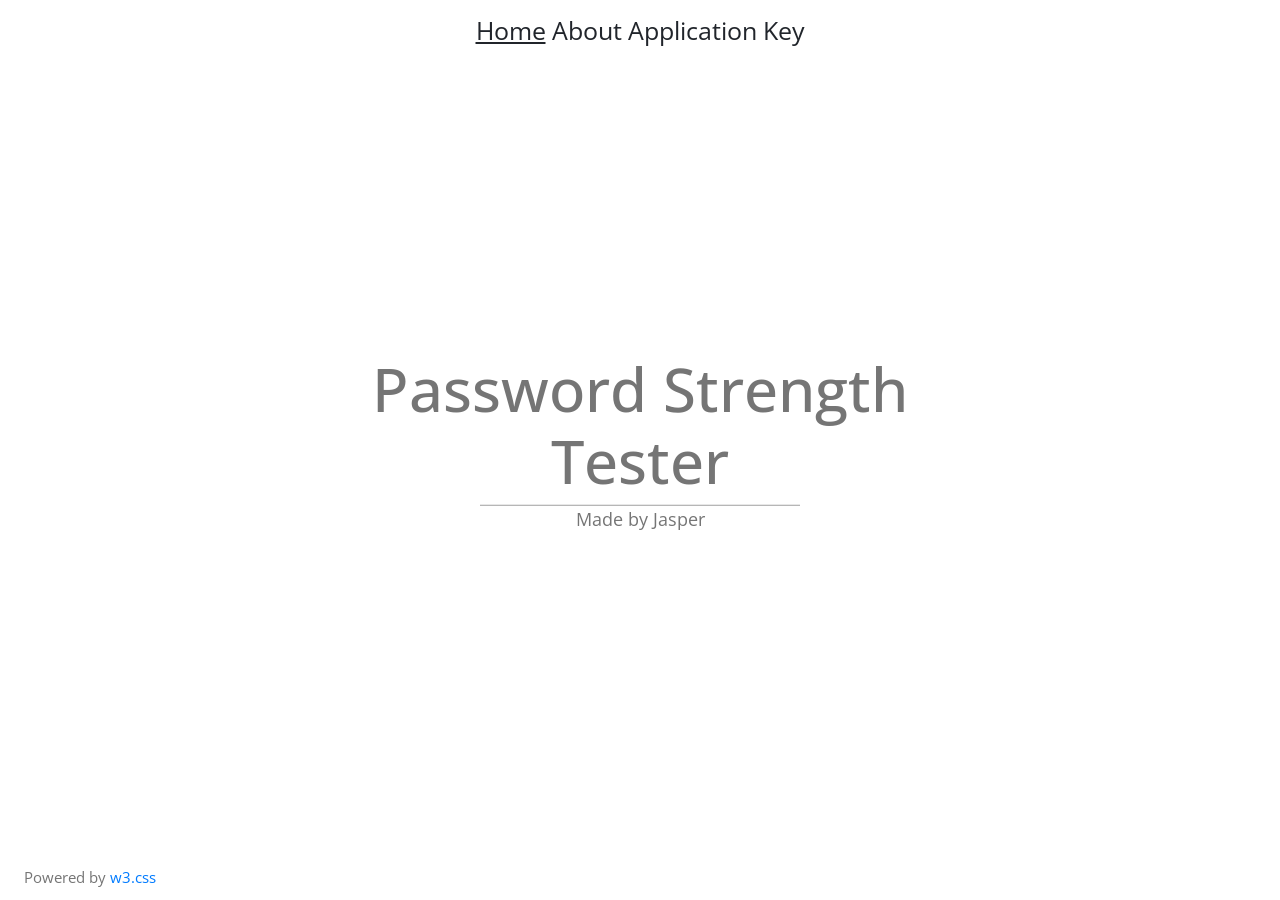
<file: Source code/index.html>
<!DOCTYPE html>
<html>
<title>Home</title>
<meta charset="UTF-8">
<meta name="viewport" content="width=device-width, initial-scale=1">
<!-- <link rel="stylesheet" href="https://www.w3schools.com/w3css/4/w3.css"> -->
<link rel="stylesheet" href="w3.css">
<link href="https://fonts.googleapis.com/css?family=Open+Sans:300&display=swap" rel="stylesheet">
<link rel="stylesheet" href="https://stackpath.bootstrapcdn.com/bootstrap/4.3.1/css/bootstrap.min.css" integrity="sha384-ggOyR0iXCbMQv3Xipma34MD+dH/1fQ784/j6cY/iJTQUOhcWr7x9JvoRxT2MZw1T" crossorigin="anonymous">
<link rel="stylesheet" href="myStyleSheet.css">
<body>

  <div class="w3-padding-large w3-xlarge topnav" style="Text-align: center;">
      <a href="index.html"  class="active">Home</a>
      <a href="about.html">About</a>
      <a href="passwordStrength.html">Application</a>
      <a href="key.html">Key</a>
  </div>


  <div class="bgimg w3-text-grey" style="align: center;">


    <div class="w3-display-middle">
      <h1 class="pageTitle w3-animate-top" style="text-align: center;">Password Strength Tester</h1>
      <hr class="w3-border-grey w3-animate-left" style="margin:auto;width:50%">
      <p class="w3-large w3-center w3-animate-bottom">Made by Jasper</p>
    </div>


    <div class="w3-display-bottomleft w3-padding-large">
      Powered by <a href="https://www.w3schools.com/w3css/default.asp" target="_blank">w3.css</a>
    </div>
</div>

</body>
</html>
</file>
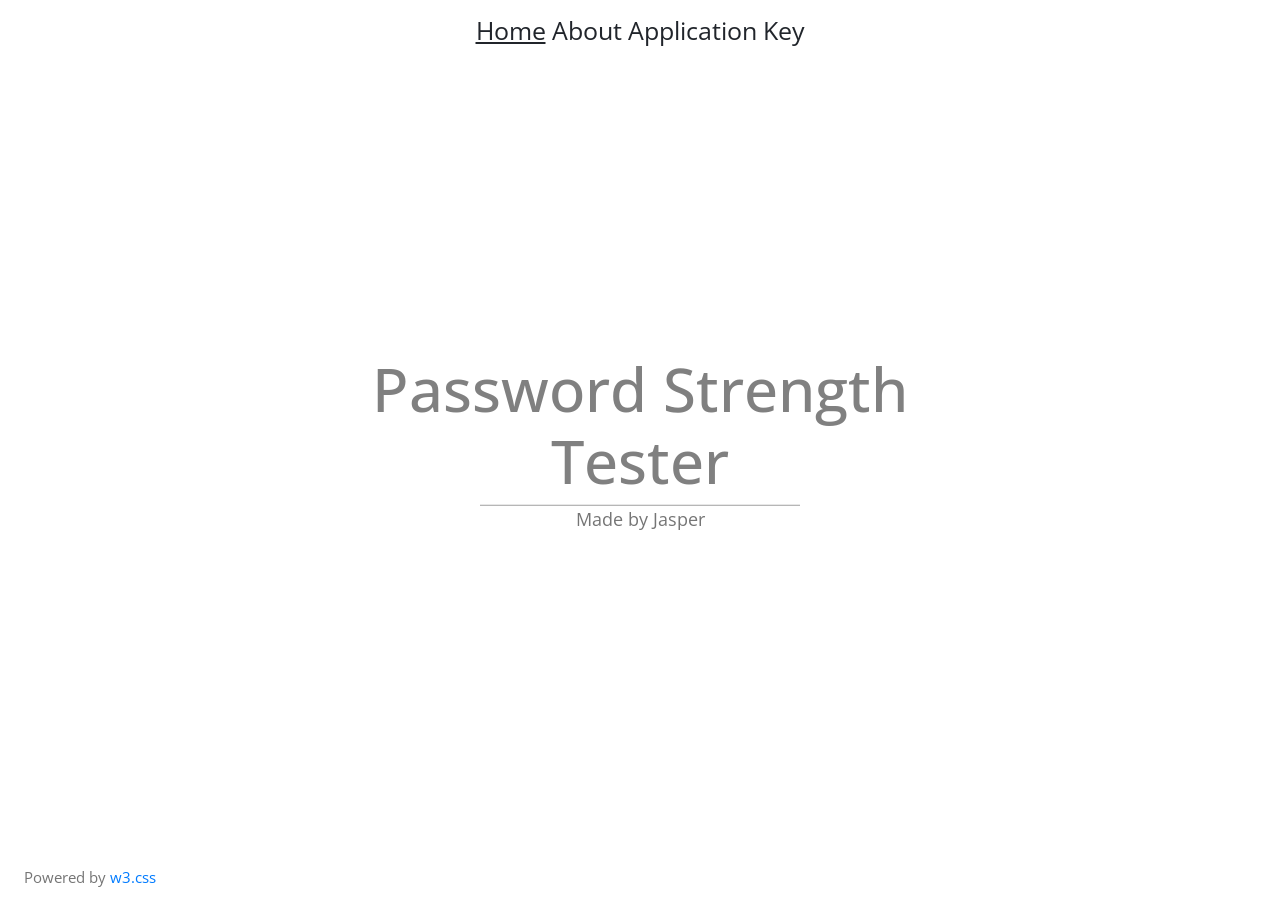
<file: Website/index.html>
<!DOCTYPE html>
<html>
<title>Home</title>
<meta charset="UTF-8">
<meta name="viewport" content="width=device-width, initial-scale=1">
<!-- <link rel="stylesheet" href="https://www.w3schools.com/w3css/4/w3.css"> -->
<link rel="stylesheet" href="w3.css">
<link href="https://fonts.googleapis.com/css?family=Open+Sans:300&display=swap" rel="stylesheet">
<link rel="stylesheet" href="https://stackpath.bootstrapcdn.com/bootstrap/4.3.1/css/bootstrap.min.css" integrity="sha384-ggOyR0iXCbMQv3Xipma34MD+dH/1fQ784/j6cY/iJTQUOhcWr7x9JvoRxT2MZw1T" crossorigin="anonymous">
<link rel="stylesheet" href="myStyleSheet.css">
<body>

  <div class="w3-padding-large w3-xlarge topnav" style="Text-align: center;">
      <a href="index.html"  class="active">Home</a>
      <a href="about.html">About</a>
      <a href="passwordStrength.html">Application</a>
      <a href="key.html">Key</a>
  </div>


  <div class="bgimg w3-text-grey" style="align: center;">


    <div class="w3-display-middle">
      <h1 class="pageTitle w3-animate-top" style="text-align: center; cursor:hand" onclick="document.location='passwordStrength.html'">Password Strength Tester</h1> <!-- Used instead of href so it does not chnage appearence -->
      <hr class="w3-border-grey w3-animate-left" style="margin:auto;width:50%">
      <p class="w3-large w3-center w3-animate-bottom">Made by Jasper</p>
    </div>


    <div class="w3-display-bottomleft w3-padding-large">
      Powered by <a href="https://www.w3schools.com/w3css/default.asp" target="_blank">w3.css</a>
    </div>
  </div>

</body>
</html>
</file>
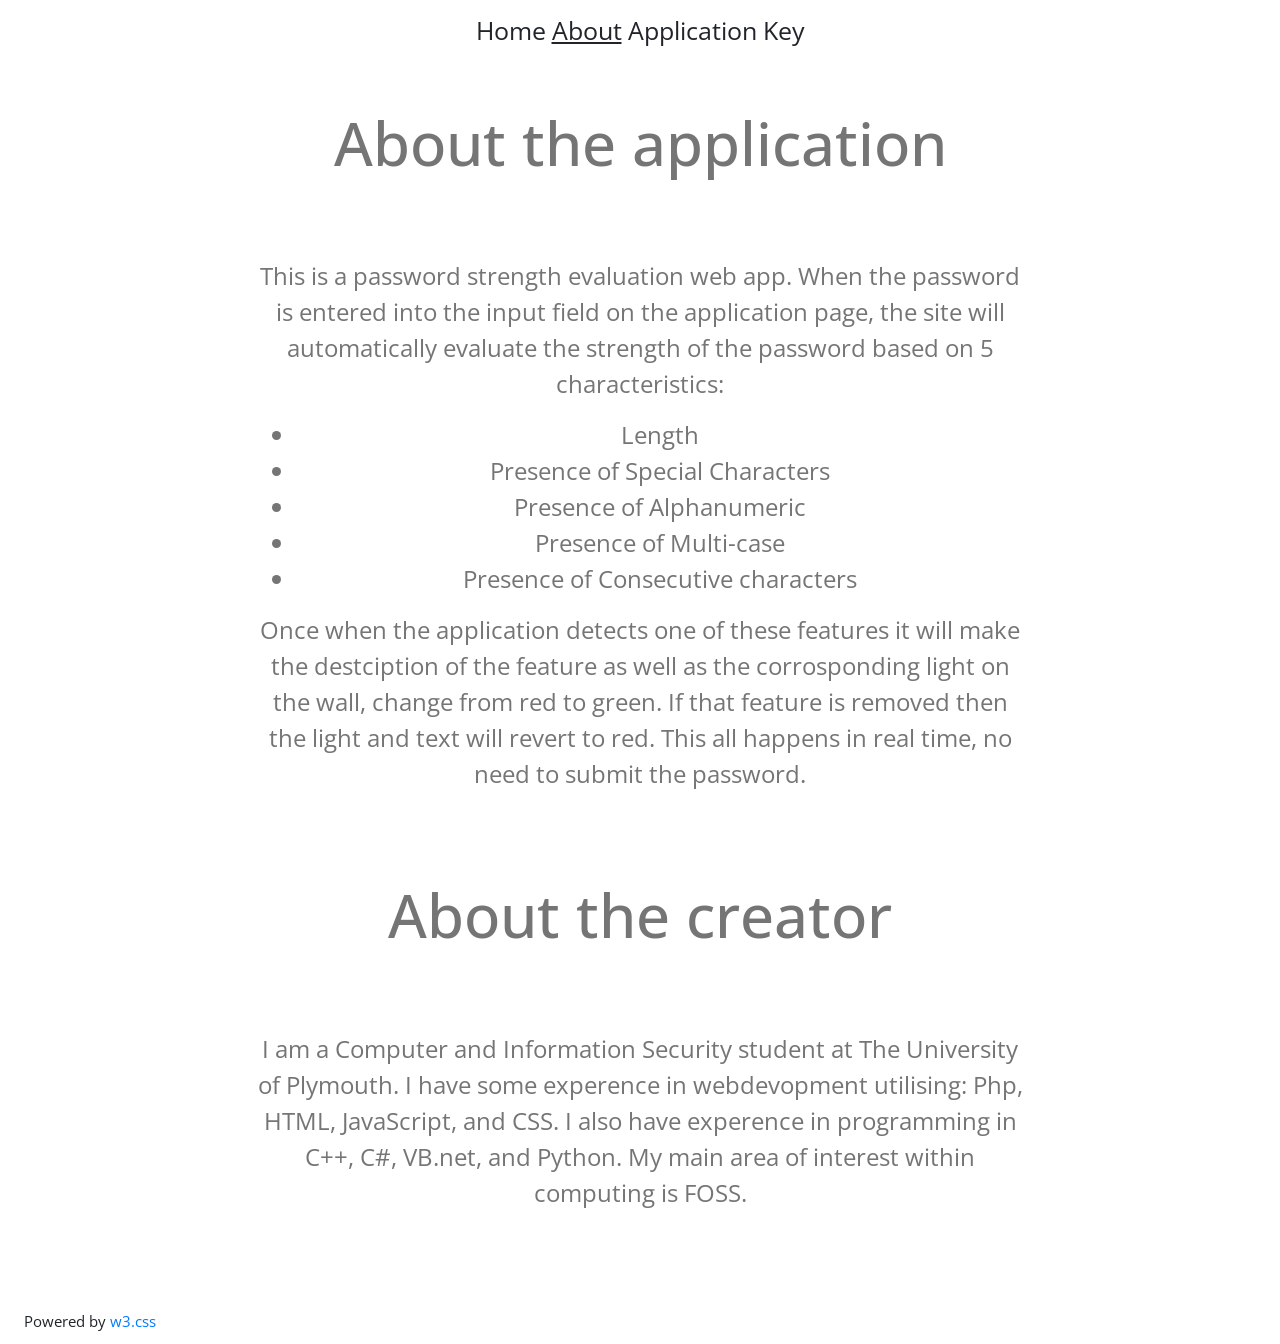
<file: Source code/about.html>
<!DOCTYPE html>
<html>
<head>
    <title>About</title>
    <meta charset="UTF-8">
    <meta name="viewport" content="width=device-width, initial-scale=1">
    <!-- <link rel="stylesheet" href="https://www.w3schools.com/w3css/4/w3.css"> -->
    <link rel="stylesheet" href="w3.css">
    <link href="https://fonts.googleapis.com/css?family=Open+Sans:300&display=swap" rel="stylesheet">
    <link rel="stylesheet" href="https://stackpath.bootstrapcdn.com/bootstrap/4.3.1/css/bootstrap.min.css" integrity="sha384-ggOyR0iXCbMQv3Xipma34MD+dH/1fQ784/j6cY/iJTQUOhcWr7x9JvoRxT2MZw1T" crossorigin="anonymous">
    <link rel="stylesheet" href="myStyleSheet.css">
</head>

<style>
</style>

<body>

<!--
  <div class="topnav">
    <a href="index.html">Home</a>
    <a href="about.html"  class="active">About</a>
    <a href="passwordStrength.html">Application</a>
    <a href="key.html">Key</a>
  </div>
-->

<div class="w3-padding-large w3-xlarge topnav" style="Text-align: center;">
    <a href="index.html">Home</a>
    <a href="about.html" class="active">About</a>
    <a href="passwordStrength.html">Application</a>
    <a href="key.html">Key</a>
</div>



  <br>
  <br>

  <div style="max-width: 60%; margin-left: auto; margin-right: auto; font-size: 160%;" align="center"  class="w3-text-grey">

    <h1 class="w3-animate-top pageTitle">About the application</h1>

    <br>
    <br>

    <div>
      <p class="w3-animate-right">
        This is a password strength evaluation web app. When the password is entered into the input field on the application page, the site will automatically evaluate the strength of the password based on 5 characteristics:
      </p>

      <ul class="w3-animate-bottom">
        <li>Length</li>
        <li>Presence of Special Characters</li>
        <li>Presence of Alphanumeric</li>
        <li>Presence of Multi-case</li>
        <li>Presence of Consecutive characters</li>
      </ul>

      <p class="w3-animate-left">
        Once when the application detects one of these features it will make the destciption of the feature as well as the corrosponding light on the wall, change from red to green. If that feature is removed then the light and text will revert to red. This all happens in real time, no need to submit the password.
      </p>
    </div>


    <br>
    <br>

    <h1 class="w3-animate-left w3-text-grey pageTitle">About the creator</h1>

    <br>
    <br>

    <div  class="w3-animate-right">
      <p>
        I am a Computer and Information Security student at The University of Plymouth. I have some experence in webdevopment utilising: Php, HTML, JavaScript, and CSS. I also have experence in programming in C++, C#, VB.net, and Python. My main area of interest within computing is FOSS.
      </p>
    </div>


    <br>
    <br>

  </div>

  <div class=" w3-padding-large">
    Powered by <a href="https://www.w3schools.com/w3css/default.asp" target="_blank">w3.css</a>
  </div>





</body>
</html>
</file>
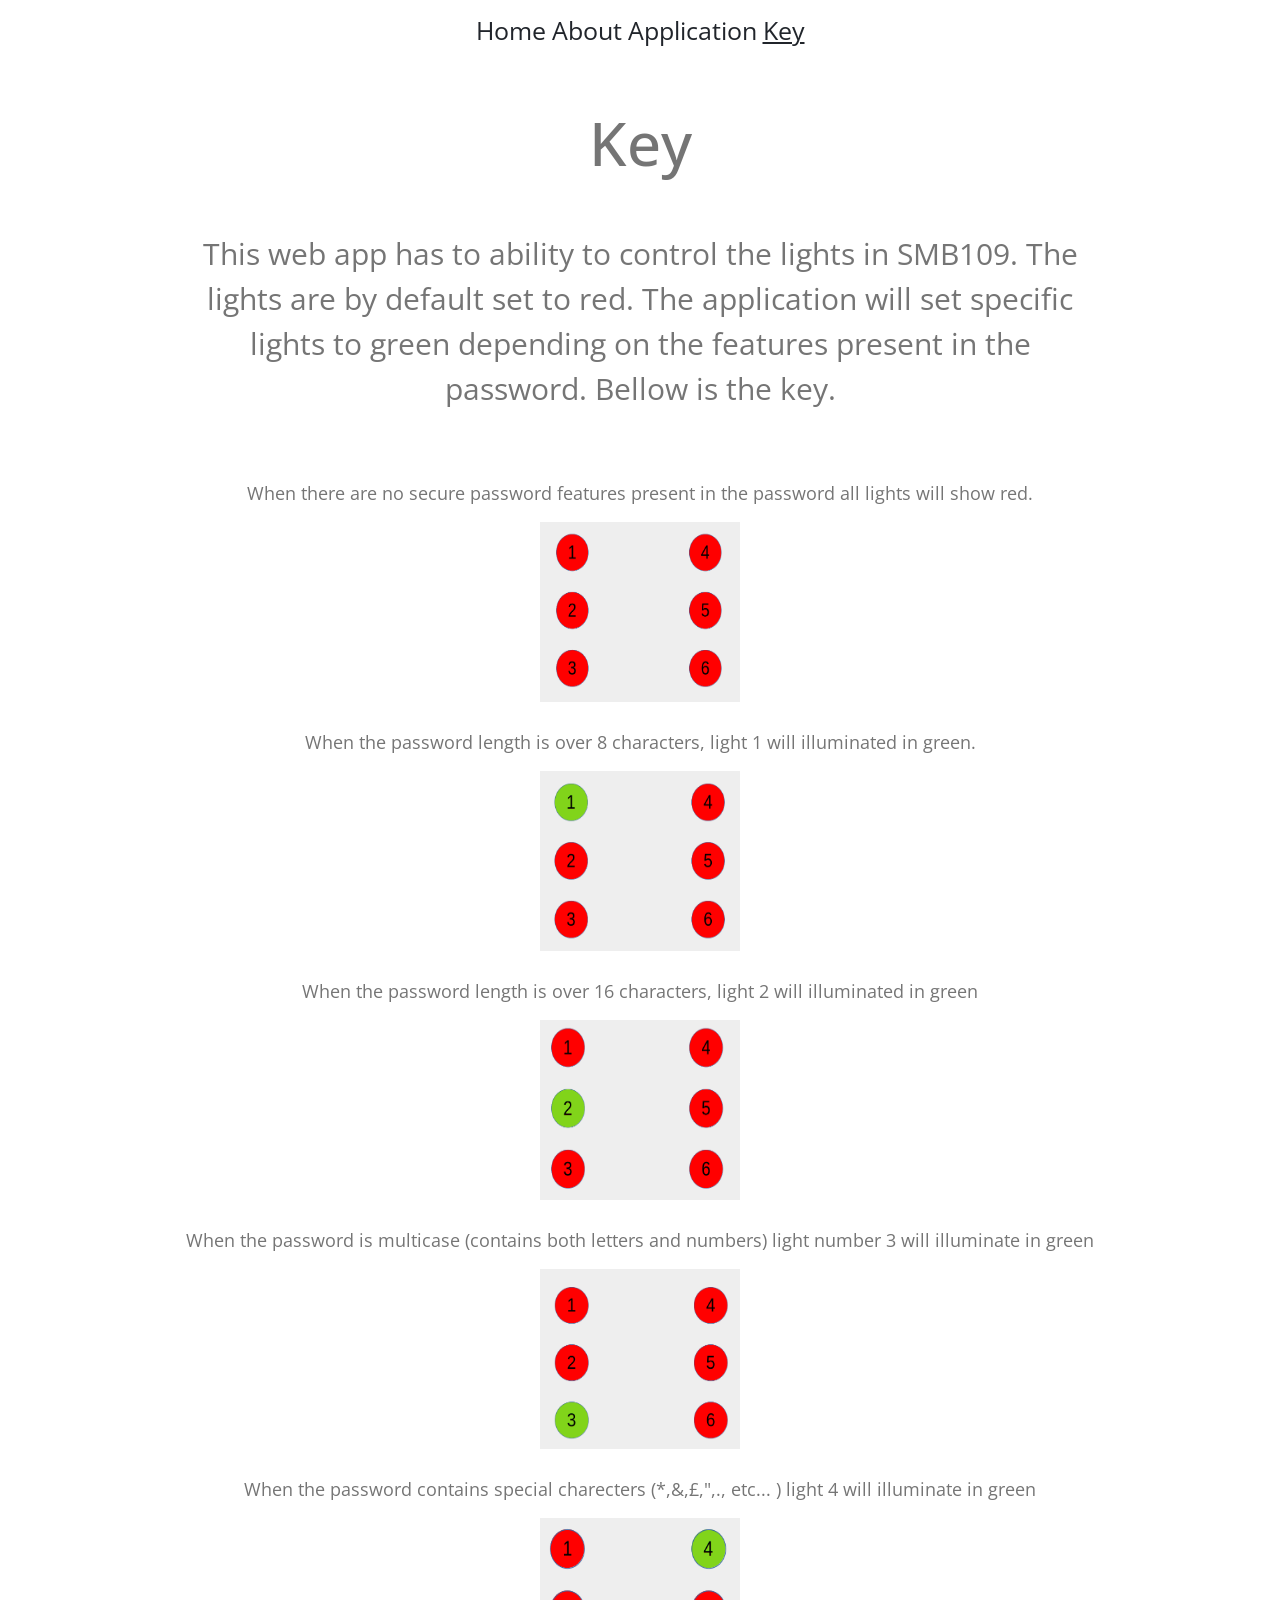
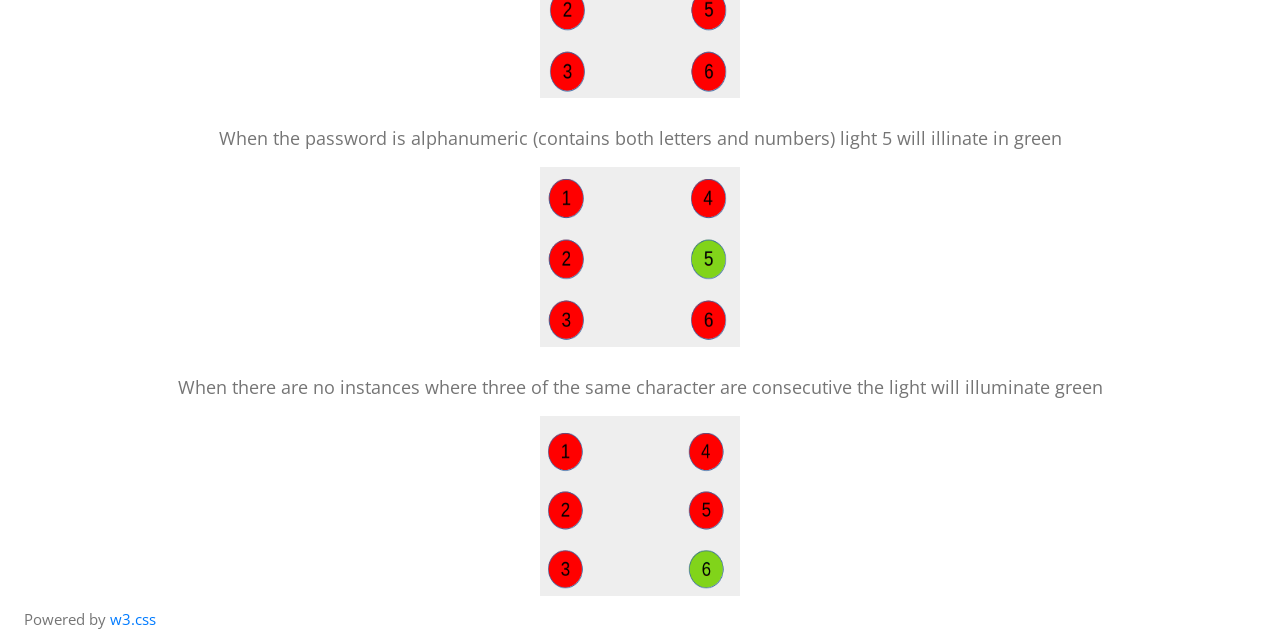
<file: Source code/key.html>
<!DOCTYPE html>
<html>
<head>
    <title>Key</title>
    <meta charset="UTF-8">
    <meta name="viewport" content="width=device-width, initial-scale=1">
    <!-- <link rel="stylesheet" href="https://www.w3schools.com/w3css/4/w3.css"> -->
    <link rel="stylesheet" href="w3.css">
    <link href="https://fonts.googleapis.com/css?family=Open+Sans:300&display=swap" rel="stylesheet">
    <link rel="stylesheet" href="https://stackpath.bootstrapcdn.com/bootstrap/4.3.1/css/bootstrap.min.css" integrity="sha384-ggOyR0iXCbMQv3Xipma34MD+dH/1fQ784/j6cY/iJTQUOhcWr7x9JvoRxT2MZw1T" crossorigin="anonymous">
    <link rel="stylesheet" href="myStyleSheet.css">
</head>

<style>
</style>

<body class="w3-text-grey">

    <!--
  <div class="topnav">
    <a href="index.html">Home</a>
    <a href="about.html">About</a>
    <a href="passwordStrength.html">Application</a>
    <a href="key.html"  class="active">Key</a>
  </div>
-->

    <div class="w3-padding-large w3-xlarge topnav" style="Text-align: center;">
        <a href="index.html">Home</a>
        <a href="about.html">About</a>
        <a href="passwordStrength.html">Application</a>
        <a href="key.html" class="active">Key</a>
    </div>


    <br>
    <br>

    <div style="max-width: 70%; margin-left: auto; margin-right: auto; font-size: 125% ;" align="center" class="w3-animate-left">
        <h1 class="pageTitle">Key</h1>
    </div>

    <br>
    <br>

    <div style="max-width: 70%; margin-left: auto; margin-right: auto;font-size: 200%; align: center; Text-align: center " class="w3-animate-right">
        <p>
            This web app has to ability to control the lights in SMB109. The lights are by default set to red. The application will set specific lights to green depending on the features present in the password. Bellow is the key.
        </p>
    </div>


    <div class="container" align="center" style="font-size: 120%">

        <br>
        <br>

        <div class="w3-animate-left">
            <p>When there are no secure password features present in the password all lights will show red.</p>
            <img src="imgResources/lightsAllRed.png" alt="all lights in red" style="width:200px;height:180px; align: center;">
        </div>

        <div class="w3-animate-right">
          <br>
            <p>When the password length is over 8 characters, light 1 will illuminated in green.</p>
            <img src="imgResources/lights1Green.png" alt="all lights in red" style="width:200px;height:180px;">
        </div>

        <div class="w3-animate-left">
          <br>
            <p>When the password length is over 16 characters, light 2 will illuminated in green</p>
            <img src="imgResources/lights2Green.png" alt="all lights in red" style="width:200px;height:180px;">
        </div>

        <div class="w3-animate-right">
          <br>
            <p>When the password is multicase (contains both letters and numbers) light number 3 will illuminate in green</p>
            <img src="imgResources/lights3Green.png" alt="all lights in red" style="width:200px;height:180px;">
        </div>

        <div class="w3-animate-left">
          <br>
            <p>When the password contains special charecters (*,&,£,",., etc... ) light 4 will illuminate in green</p>
            <img src="imgResources/lights4Green.png" alt="all lights in red" style="width:200px;height:180px;">
        </div>

        <div class="w3-animate-right">
          <br>
            <p>When the password is alphanumeric (contains both letters and numbers) light 5 will illinate in green </p>
            <img src="imgResources/lights5Green.png" alt="all lights in red" style="width:200px;height:180px;">
        </div>

        <div class="w3-animate-left">
          <br>
            <p>When there are no instances where three of the same character are consecutive the light will illuminate green </p>
            <img src="imgResources/lights6Green.png" alt="all lights in red" style="width:200px;height:180px;">
        </div>

    </div>


    <div class="w3-padding-large">
      Powered by <a href="https://www.w3schools.com/w3css/default.asp" target="_blank">w3.css</a>
    </div>

</body>

</html>
</file>
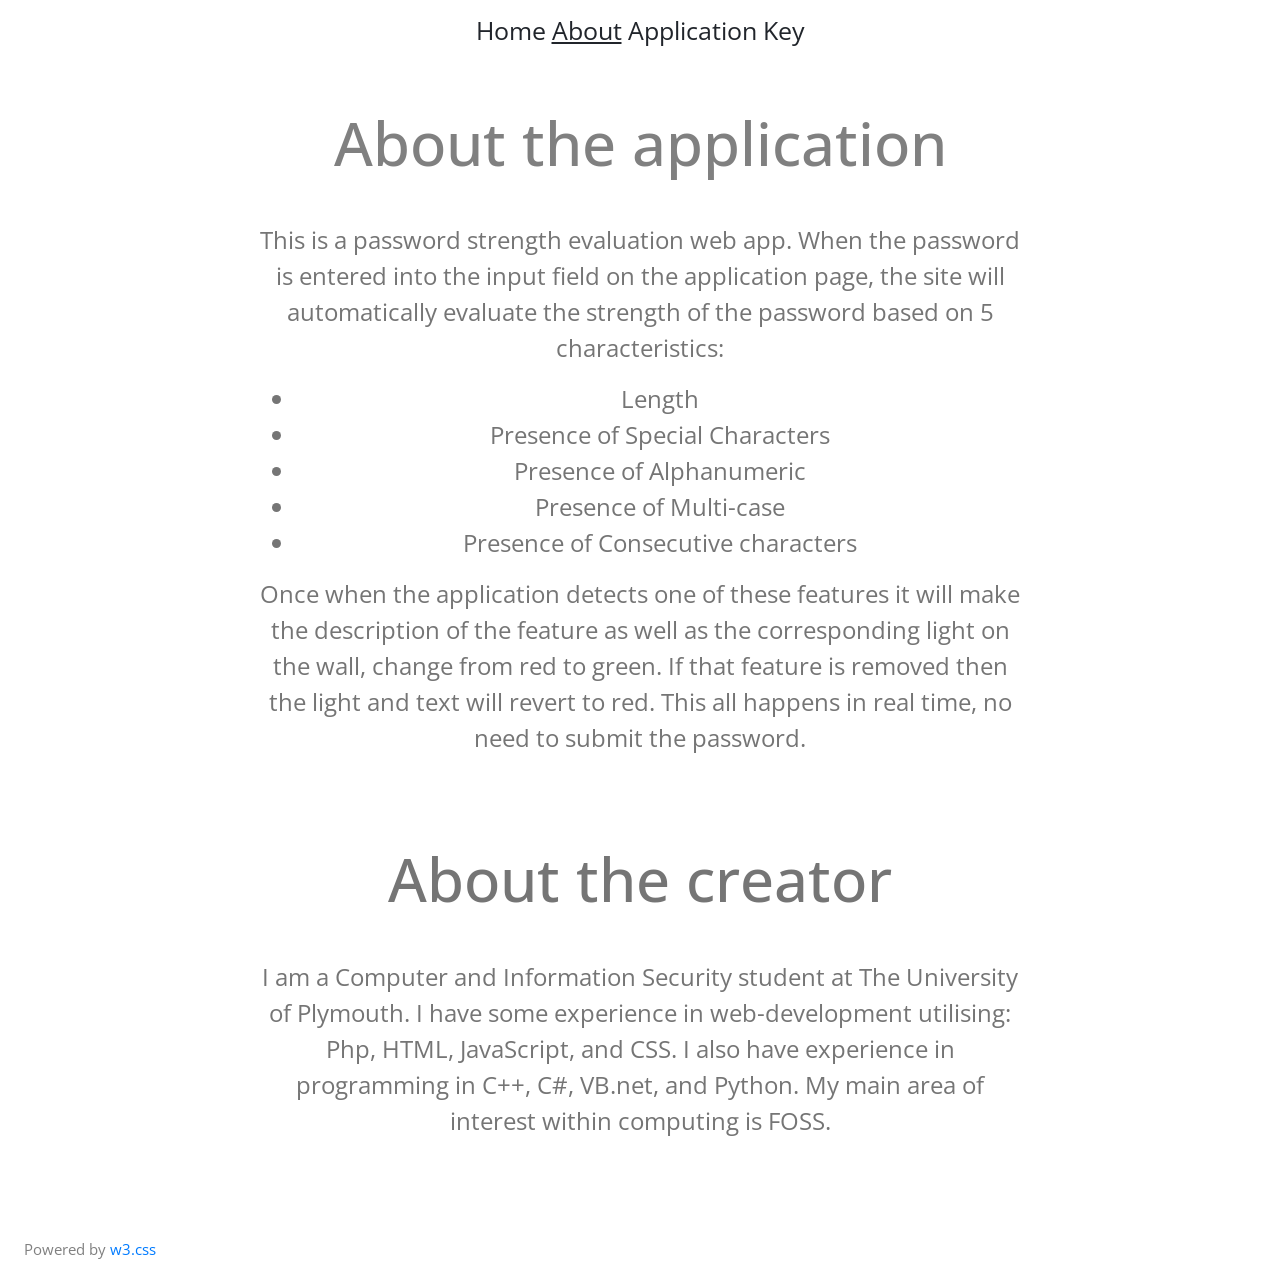
<file: Website/about.html>
<!DOCTYPE html>
<html>
<head>
    <title>About</title>
    <meta charset="UTF-8">
    <meta name="viewport" content="width=device-width, initial-scale=1">
    <!-- <link rel="stylesheet" href="https://www.w3schools.com/w3css/4/w3.css"> -->
    <link rel="stylesheet" href="w3.css">
    <link href="https://fonts.googleapis.com/css?family=Open+Sans:300&display=swap" rel="stylesheet">
    <link rel="stylesheet" href="https://stackpath.bootstrapcdn.com/bootstrap/4.3.1/css/bootstrap.min.css" integrity="sha384-ggOyR0iXCbMQv3Xipma34MD+dH/1fQ784/j6cY/iJTQUOhcWr7x9JvoRxT2MZw1T" crossorigin="anonymous">
    <link rel="stylesheet" href="myStyleSheet.css">
</head>

<style>
</style>

<body>

<!--
  <div class="topnav">
    <a href="index.html">Home</a>
    <a href="about.html"  class="active">About</a>
    <a href="passwordStrength.html">Application</a>
    <a href="key.html">Key</a>
  </div>
-->

  <div class="w3-padding-large w3-xlarge topnav" style="Text-align: center;">
      <a href="index.html">Home</a>
      <a href="about.html" class="active">About</a>
      <a href="passwordStrength.html">Application</a>
      <a href="key.html">Key</a>
  </div>

  <br>
  <br>

  <div style="max-width: 60%; margin-left: auto; margin-right: auto; font-size: 160%;" align="center"  class="w3-text-grey">

    <h1 class="w3-animate-top pageTitle">About the application</h1>

    <br>

    <div>
      <p class="w3-animate-right">
        This is a password strength evaluation web app. When the password is entered into the input field on the application page, the site will automatically evaluate the strength of the password based on 5 characteristics:
      </p>

      <ul class="w3-animate-bottom">
        <li>Length</li>
        <li>Presence of Special Characters</li>
        <li>Presence of Alphanumeric</li>
        <li>Presence of Multi-case</li>
        <li>Presence of Consecutive characters</li>
      </ul>

      <p class="w3-animate-left">
        Once when the application detects one of these features it will make the description of the feature as well as the corresponding light on the wall, change from red to green. If that feature is removed then the light and text will revert to red. This all happens in real time, no need to submit the password.
      </p>

    </div>

    <br>
    <br>

    <h1 class="w3-animate-left w3-text-grey pageTitle">About the creator</h1>

    <br>

    <div  class="w3-animate-right">
      <p>
        I am a Computer and Information Security student at The University of Plymouth. I have some experience in web-development utilising: Php, HTML, JavaScript, and CSS. I also have experience in programming in C++, C#, VB.net, and Python. My main area of interest within computing is FOSS.
      </p>
    </div>

    <br>
    <br>

  </div>

  <div class="w3-padding-large">
    Powered by <a href="https://www.w3schools.com/w3css/default.asp" target="_blank">w3.css</a>
  </div>

</body>
</html>
</file>
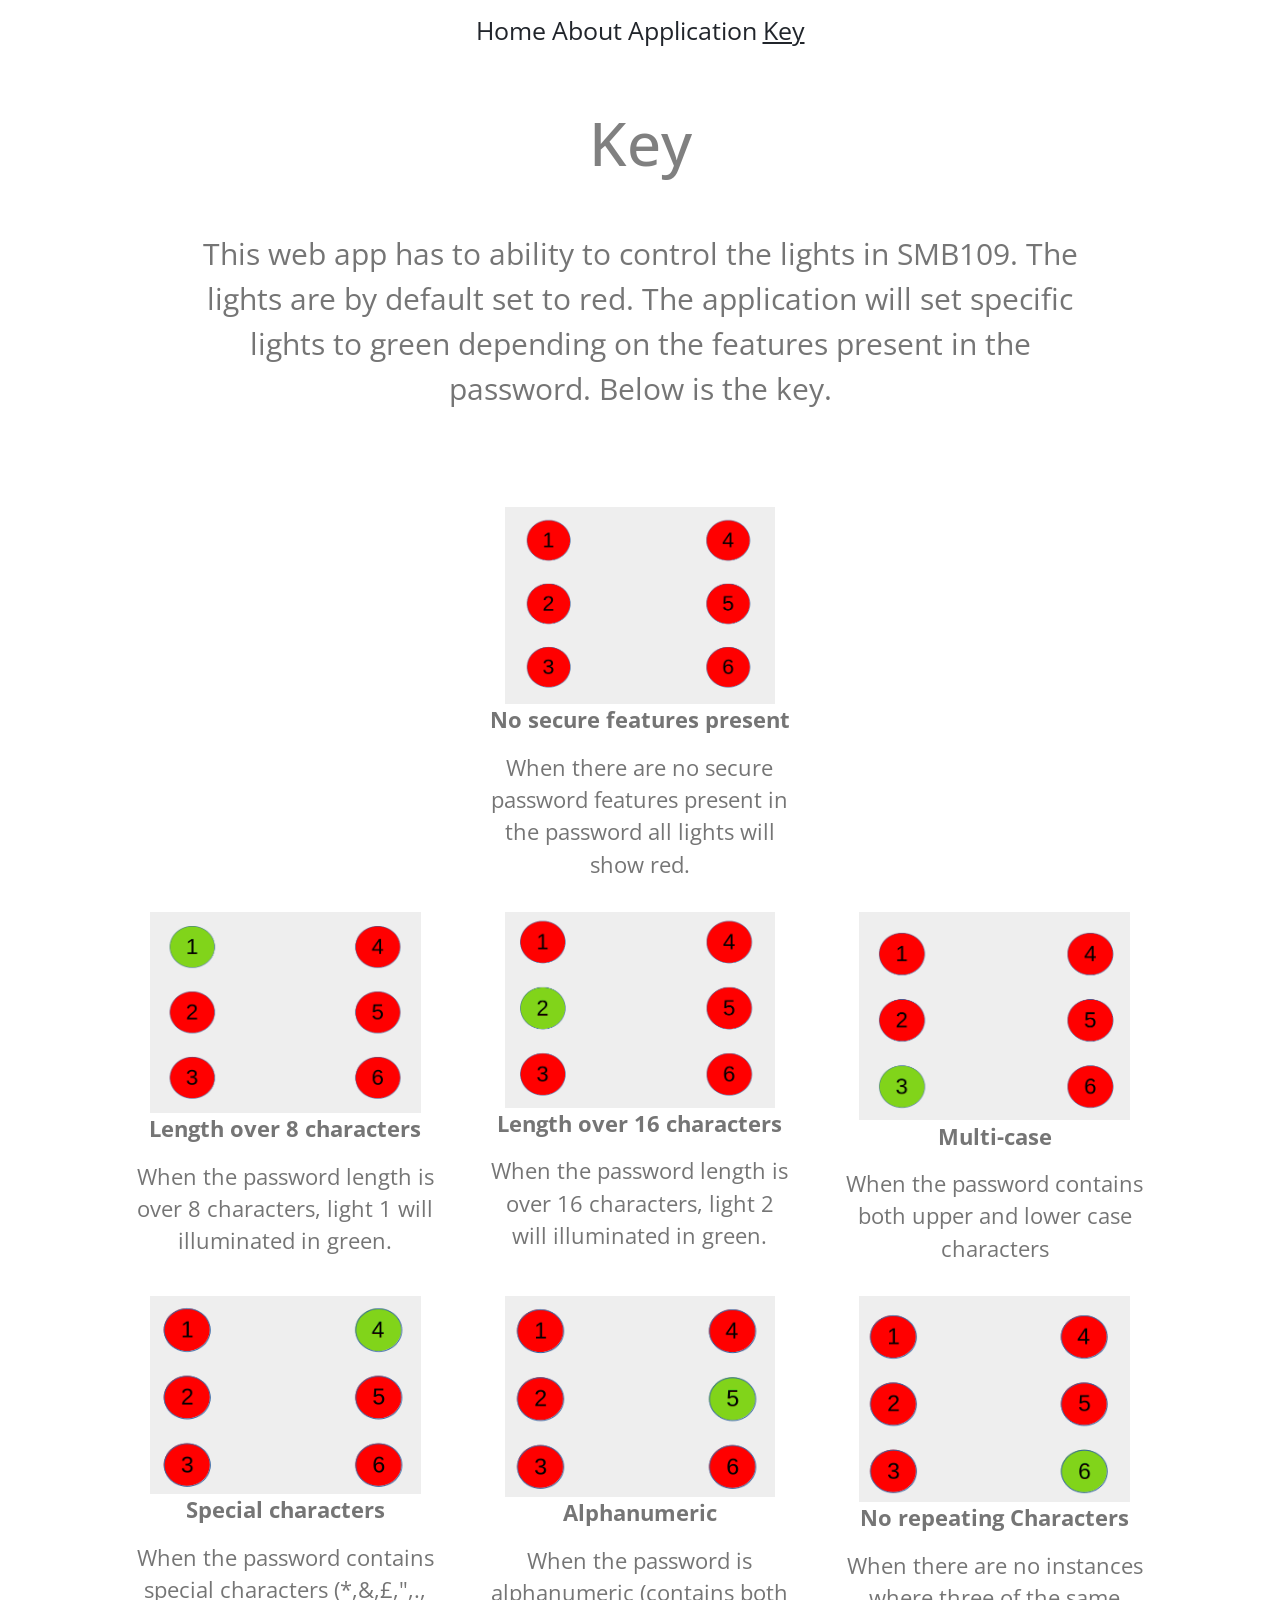
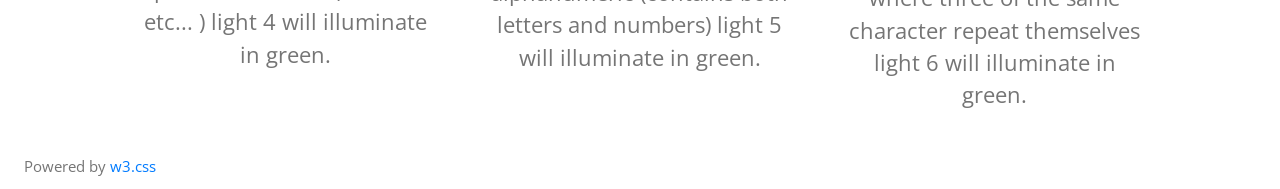
<file: Website/key.html>
<!DOCTYPE html>
<html>
<head>
    <title>Key</title>
    <meta charset="UTF-8">
    <meta name="viewport" content="width=device-width, initial-scale=1">
    <!-- <link rel="stylesheet" href="https://www.w3schools.com/w3css/4/w3.css"> -->
    <link rel="stylesheet" href="w3.css">
    <link href="https://fonts.googleapis.com/css?family=Open+Sans:300&display=swap" rel="stylesheet">
    <link rel="stylesheet" href="https://stackpath.bootstrapcdn.com/bootstrap/4.3.1/css/bootstrap.min.css" integrity="sha384-ggOyR0iXCbMQv3Xipma34MD+dH/1fQ784/j6cY/iJTQUOhcWr7x9JvoRxT2MZw1T" crossorigin="anonymous">
    <link rel="stylesheet" href="myStyleSheet.css">
</head>

<style>
</style>

<body class="w3-text-grey">

    <!--
  <div class="topnav">
    <a href="index.html">Home</a>
    <a href="about.html">About</a>
    <a href="passwordStrength.html">Application</a>
    <a href="key.html"  class="active">Key</a>
  </div>
-->

    <div class="w3-padding-large w3-xlarge topnav" style="Text-align: center;">
        <a href="index.html">Home</a>
        <a href="about.html">About</a>
        <a href="passwordStrength.html">Application</a>
        <a href="key.html" class="active">Key</a>
    </div>


    <br>
    <br>

    <div style="max-width: 70%; margin-left: auto; margin-right: auto; font-size: 125% ;" align="center" class="w3-animate-left">
        <h1 class="pageTitle">Key</h1>
    </div>

    <br>
    <br>

    <div style="max-width: 70%; margin-left: auto; margin-right: auto;font-size: 200%; align: center; Text-align: center " class="w3-animate-right">
        <p>
            This web app has to ability to control the lights in SMB109. The lights are by default set to red. The application will set specific lights to green depending on the features present in the password. Below is the key.
        </p>
    </div>


    <div class="container" align="center" style="font-size: 120%">



<br>
<br>
<br>

<div class="container" align="center" style="font-size: 120%">
  <div class="w3-row-padding">
    <div class="w3-third w3-container w3-margin-bottom">
      <!-- Left empty for padding -->
    </div>
    <div class="w3-third w3-container w3-margin-bottom w3-animate-top">
      <img src="imgResources/lightsAllRed.png" alt="All lights set to red"  style="width:80%">
      <div class="w3-container">
        <p><b>No secure features present</b></p>
        <p>When there are no secure password features present in the password all lights will show red.</p>
      </div>

    </div>
  </div>


    <!-- First Photo Grid-->
      <div class="w3-row-padding">
        <div class="w3-third w3-container w3-margin-bottom w3-animate-left">
          <img src="imgResources/lights1Green.png" alt="Light 1 set to green"  style="width:80%">
          <div class="w3-container">
            <p><b>Length over 8 characters</b></p>
            <p>When the password length is over 8 characters, light 1 will illuminated in green.</p>
          </div>
        </div>
        <div class="w3-third w3-container w3-margin-bottom w3-animate-top">
          <img src="imgResources/lights2Green.png" alt="Light 2 set to green"   style="width:80%">
          <div class="w3-container">
            <p><b>Length over 16 characters</b></p>
            <p>When the password length is over 16 characters, light 2 will illuminated in green.</p>
          </div>
        </div>
        <div class="w3-third w3-container w3-margin-bottom w3-animate-right">
          <img src="imgResources/lights3Green.png" alt="Light 3 set to green"   style="width:80%">
          <div class="w3-container">
            <p><b>Multi-case</b></p>
            <p>When the password contains both upper and lower case characters</p>
          </div>
        </div>
      </div>

      <!-- Second Photo Grid-->
      <div class="w3-row-padding">
        <div class="w3-third w3-container w3-margin-bottom w3-animate-left">
          <img src="imgResources/lights4Green.png" alt="Light 4 set to green"   style="width:80%">
          <div class="w3-container">
            <p><b>Special characters</b></p>
            <p>When the password contains special characters (*,&,£,",., etc... ) light 4 will illuminate in green.</p>
          </div>
        </div>
        <div class="w3-third w3-container w3-margin-bottom w3-animate-bottom">
          <img src="imgResources/lights5Green.png" alt="Light 5 set to green"   style="width:80%">
          <div class="w3-container">
            <p><b>Alphanumeric</b></p>
            <p>When the password is alphanumeric (contains both letters and numbers) light 5 will illuminate in green.</p>
          </div>
        </div>
        <div class="w3-third w3-container w3-margin-bottom w3-animate-right">
          <img src="imgResources/lights6Green.png" alt="Light 6 set to green"   style="width:80%">
          <div class="w3-container">
            <p><b>No repeating Characters</b></p>
            <p>When there are no instances where three of the same character repeat themselves light 6 will illuminate in green.</p>
          </div>
        </div>
      </div>

</div>
</div>

<div class="w3-padding-large">
  Powered by <a href="https://www.w3schools.com/w3css/default.asp" target="_blank">w3.css</a>
</div>

</body>


</html>
</file>
<file: Source code/myStyleSheet.css>
html,body,h1,h2,h3,h4,h5,h6 {font-family: "Open Sans", sans-serif}

/*the style of the body */
body {
  background-color: white;
}

/* Style the links inside the navigation bar */
.topnav a {
  color: #21252B;
  text-align: center;
  font-size: 25px;
  font-family: 'Open Sans', sans-serif;

}

/* Change the color of links on hover */
.topnav a:hover {
    color: grey;
}

/* Add a color to the active/current link */
.topnav a.active {
  text-decoration: underline;
}

.pageTitle {
  font-size: 60px;
  font-family: 'Open Sans', sans-serif;
  text-align: center;
}


input[type=password], select {
  width: 95%;
  padding: 12px 20px;
  margin: 10px 0;
  display: inline-block;
  border: 5px solid #ccc;
  border-radius: 4px;
  box-sizing: border-box;
  text-align: center;
  font-weight: bold;
  background-color: #CCCCCC;
  font-size: 40px;
	}

button[type=button], select {
  width: 40%;
  height: 100px;
  padding: 12px 20px;
  Margin: 10px 0;
  display: inline-block;
  border: 5px solid #ccc;
  border-radius: 4px;
  box-sizing: border-box;
  text-align: center;
  font-weight: bold;
  background-color: #FFFFFF;
}

/*Formatting for the table*/
td, th {
  border: 1px solid #dddddd;
  text-align: left;
  padding: 8px;
}

tr:nth-child(even) {
  background-color: #dddddd;
}

.results-table {
    float: left;
    min-width: 50%;
}


/* responsive, form small screens */
@media (max-width: 775px) {
    .results-table {
        float: center;
        min-width: 100%;
    }

  .pageTitle {
    font-size: 40px;
  }
}
</file>
<file: Website/myStyleSheet.css>
html,body,h1,h2,h3,h4,h5,h6 {
  font-family: "Open Sans", sans-serif;
  color: grey;
}

/*the style of the body */
body {
  background-color: white;
}

/* Style the links inside the navigation bar */
.topnav a {
  color: #21252B;
  text-align: center;
  font-size: 25px;
  font-family: 'Open Sans', sans-serif;

}

/* Change the color of links on hover */
.topnav a:hover {
    color: grey;
}

/* Add a color to the active/current link */
.topnav a.active {
  text-decoration: underline;
}

.pageTitle {
  font-size: 60px;
  font-family: 'Open Sans', sans-serif;
  text-align: center;
}

.mainInput {
  width: 95%;
  padding: 12px 20px;
  margin: 10px 0;
  border: 5px solid #ccc;
  border-radius: 4px;
  box-sizing: border-box;
  text-align: center;
  font-weight: bold;
  background-color: #CCCCCC;
  font-size: 40px;
}

.clear-button {
  width: 50%;
  height: 50px;
  Margin: 10px 0;
  border: 5px solid #ccc;
  border-radius: 4px;
  text-align: center;
  font-weight: bold;
  background-color: #FFFFFF;
  color: grey;
}

.show-button {
  width: 50%;
  height: 50px;

  Margin: 10px 0;
  border: 5px solid #ccc;
  border-radius: 4px;
  text-align: center;
  font-weight: bold;
  background-color: #FFFFFF;
  color: grey;
}

/*Formatting for the table*/
td, th {
  text-align: left;
  padding: 8px;
}

/*
tr:nth-child(even) {
  background-color: #dddddd;
}
*/

.results-table {
    border: 1px solid #dddddd;
    float: left;
    min-width: 50%;
}

.result {
    font-size: 40px;
}


/* responsive, form small screens */
@media (max-width: 775px) {
  .results-table {
    float: center;
    min-width: 100%;
    }

  .pageTitle {
    font-size: 40px;
  }


}
</file>
